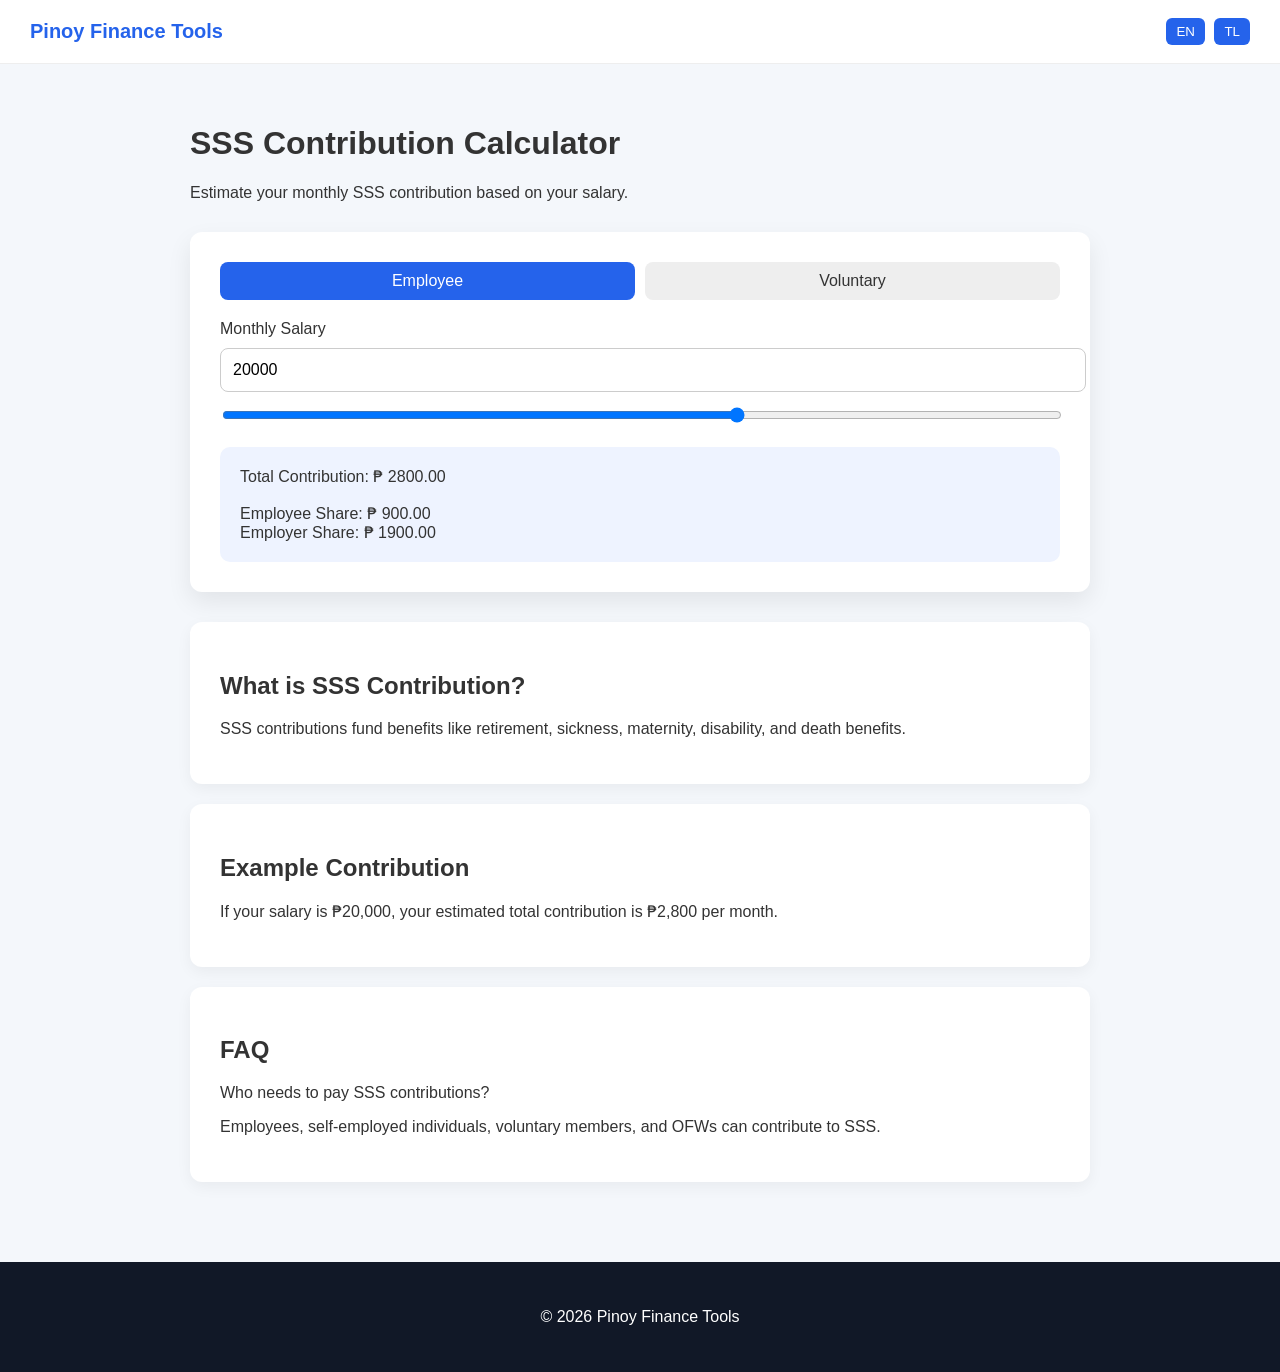
<file: calculators/sss-calculator.html>
<!DOCTYPE html>
<html lang="en">

<head>

<meta charset="UTF-8">
<meta name="viewport" content="width=device-width, initial-scale=1.0">

<title>SSS Contribution Calculator Philippines</title>

<style>

body{
font-family:Arial, sans-serif;
margin:0;
background:#f4f7fb;
color:#333;
}

header{
background:white;
border-bottom:1px solid #eee;
padding:18px 30px;
display:flex;
justify-content:space-between;
align-items:center;
}

.logo{
font-weight:bold;
font-size:20px;
color:#2563eb;
}

.lang-switch button{
margin-left:5px;
padding:6px 10px;
border:none;
background:#2563eb;
color:white;
border-radius:6px;
cursor:pointer;
}

.container{
max-width:900px;
margin:auto;
padding:40px 20px;
}

.hero{
margin-bottom:30px;
}

.calculator-card{
background:white;
padding:30px;
border-radius:12px;
box-shadow:0 10px 25px rgba(0,0,0,0.08);
margin-bottom:30px;
}

input[type="number"]{
width:100%;
padding:12px;
margin-top:10px;
border-radius:8px;
border:1px solid #ccc;
font-size:16px;
}

input[type="range"]{
width:100%;
margin-top:15px;
}

.result{
margin-top:20px;
padding:20px;
background:#eef3ff;
border-radius:10px;
font-size:16px;
}

.tabs{
display:flex;
gap:10px;
margin-bottom:20px;
}

.tab{
flex:1;
padding:10px;
text-align:center;
border-radius:8px;
background:#eee;
cursor:pointer;
}

.tab.active{
background:#2563eb;
color:white;
}

.info-section{
background:white;
padding:30px;
border-radius:12px;
margin-top:20px;
box-shadow:0 5px 15px rgba(0,0,0,0.05);
}

footer{
margin-top:40px;
padding:30px;
text-align:center;
background:#111827;
color:white;
}

@media(max-width:768px){

.container{
padding:20px;
}

}

</style>

</head>

<body>

<header>

<div class="logo">Pinoy Finance Tools</div>

<div class="lang-switch">
<button onclick="setLanguage('en')">EN</button>
<button onclick="setLanguage('tl')">TL</button>
</div>

</header>


<div class="container">

<div class="hero">

<h1 data-i18n="title">SSS Contribution Calculator</h1>

<p data-i18n="description">
Estimate your monthly SSS contribution based on your salary.
</p>

</div>


<div class="calculator-card">

<div class="tabs">
<div class="tab active" onclick="setType('employee')" id="employeeTab" data-i18n="employee">Employee</div>
<div class="tab" onclick="setType('voluntary')" id="voluntaryTab" data-i18n="voluntary">Voluntary</div>
</div>

<label data-i18n="salaryLabel">Monthly Salary (₱)</label>

<input
type="number"
id="salary"
value="20000"
oninput="syncSlider(); calculateSSS();">

<input
type="range"
min="4000"
max="30000"
step="500"
value="20000"
id="salarySlider"
oninput="syncInput(); calculateSSS();">

<div class="result" id="result"></div>

</div>


<div class="info-section">

<h2 data-i18n="whatSSS">What is SSS Contribution?</h2>

<p data-i18n="sssExplanation">
SSS contributions are mandatory payments made to the Social Security System to fund benefits such as retirement, sickness, maternity, disability, and death benefits.
</p>

</div>


<div class="info-section">

<h2 data-i18n="exampleTitle">Example Contribution</h2>

<p data-i18n="exampleText">
If your salary is ₱20,000, your estimated total contribution is ₱2,800 per month.
</p>

</div>


<div class="info-section">

<h2>FAQ</h2>

<p data-i18n="faq1">
Who needs to pay SSS contributions?
</p>

<p data-i18n="faqAnswer1">
Employees, self-employed individuals, voluntary members, and OFWs can contribute to SSS.
</p>

</div>


</div>

<footer>

<p>© 2026 Pinoy Finance Tools</p>

</footer>



<script>

let memberType = "employee";

function setType(type){

memberType = type;

document.querySelectorAll(".tab").forEach(t=>t.classList.remove("active"));

if(type==="employee"){
document.getElementById("employeeTab").classList.add("active");
}else{
document.getElementById("voluntaryTab").classList.add("active");
}

calculateSSS();

}


function syncSlider(){

let salary = document.getElementById("salary").value;

document.getElementById("salarySlider").value = salary;

}

function syncInput(){

let salary = document.getElementById("salarySlider").value;

document.getElementById("salary").value = salary;

}


function calculateSSS(){

let salary = parseFloat(document.getElementById("salary").value);

if(!salary){
document.getElementById("result").innerHTML = "";
return;
}

let total = salary * 0.14;
let employee = salary * 0.045;
let employer = salary * 0.095;

if(memberType==="voluntary"){

document.getElementById("result").innerHTML =
"Total Contribution: ₱ "+total.toFixed(2);

}else{

document.getElementById("result").innerHTML =
`
Total Contribution: ₱ ${total.toFixed(2)} <br><br>
Employee Share: ₱ ${employee.toFixed(2)} <br>
Employer Share: ₱ ${employer.toFixed(2)}
`;

}

}



const translations = {

en:{
title:"SSS Contribution Calculator",
description:"Estimate your monthly SSS contribution based on your salary.",
salaryLabel:"Monthly Salary",
employee:"Employee",
voluntary:"Voluntary",
whatSSS:"What is SSS Contribution?",
sssExplanation:"SSS contributions fund benefits like retirement, sickness, maternity, disability, and death benefits.",
exampleTitle:"Example Contribution",
exampleText:"If your salary is ₱20,000, your estimated total contribution is ₱2,800 per month.",
faq1:"Who needs to pay SSS contributions?",
faqAnswer1:"Employees, self-employed individuals, voluntary members, and OFWs can contribute to SSS."
},

tl:{
title:"SSS Contribution Calculator",
description:"Tantiyahin ang iyong buwanang kontribusyon sa SSS base sa iyong sahod.",
salaryLabel:"Buwanang Sahod",
employee:"Empleyado",
voluntary:"Boluntaryo",
whatSSS:"Ano ang SSS Contribution?",
sssExplanation:"Ang SSS contributions ay ginagamit para sa retirement, sickness, maternity, disability, at death benefits.",
exampleTitle:"Halimbawa ng Kontribusyon",
exampleText:"Kung ang sahod mo ay ₱20,000, ang tinatayang kontribusyon ay ₱2,800 kada buwan.",
faq1:"Sino ang kailangang magbayad ng SSS?",
faqAnswer1:"Ang mga empleyado, self-employed, voluntary members, at OFWs ay maaaring maghulog sa SSS."
}

};


function setLanguage(lang){

localStorage.setItem("language", lang);

document.querySelectorAll("[data-i18n]").forEach(el=>{

let key = el.getAttribute("data-i18n");

el.innerText = translations[lang][key];

});

}


window.onload = function(){

let lang = localStorage.getItem("language") || "en";

setLanguage(lang);

calculateSSS();

}

</script>

</body>

</html>
</file>
